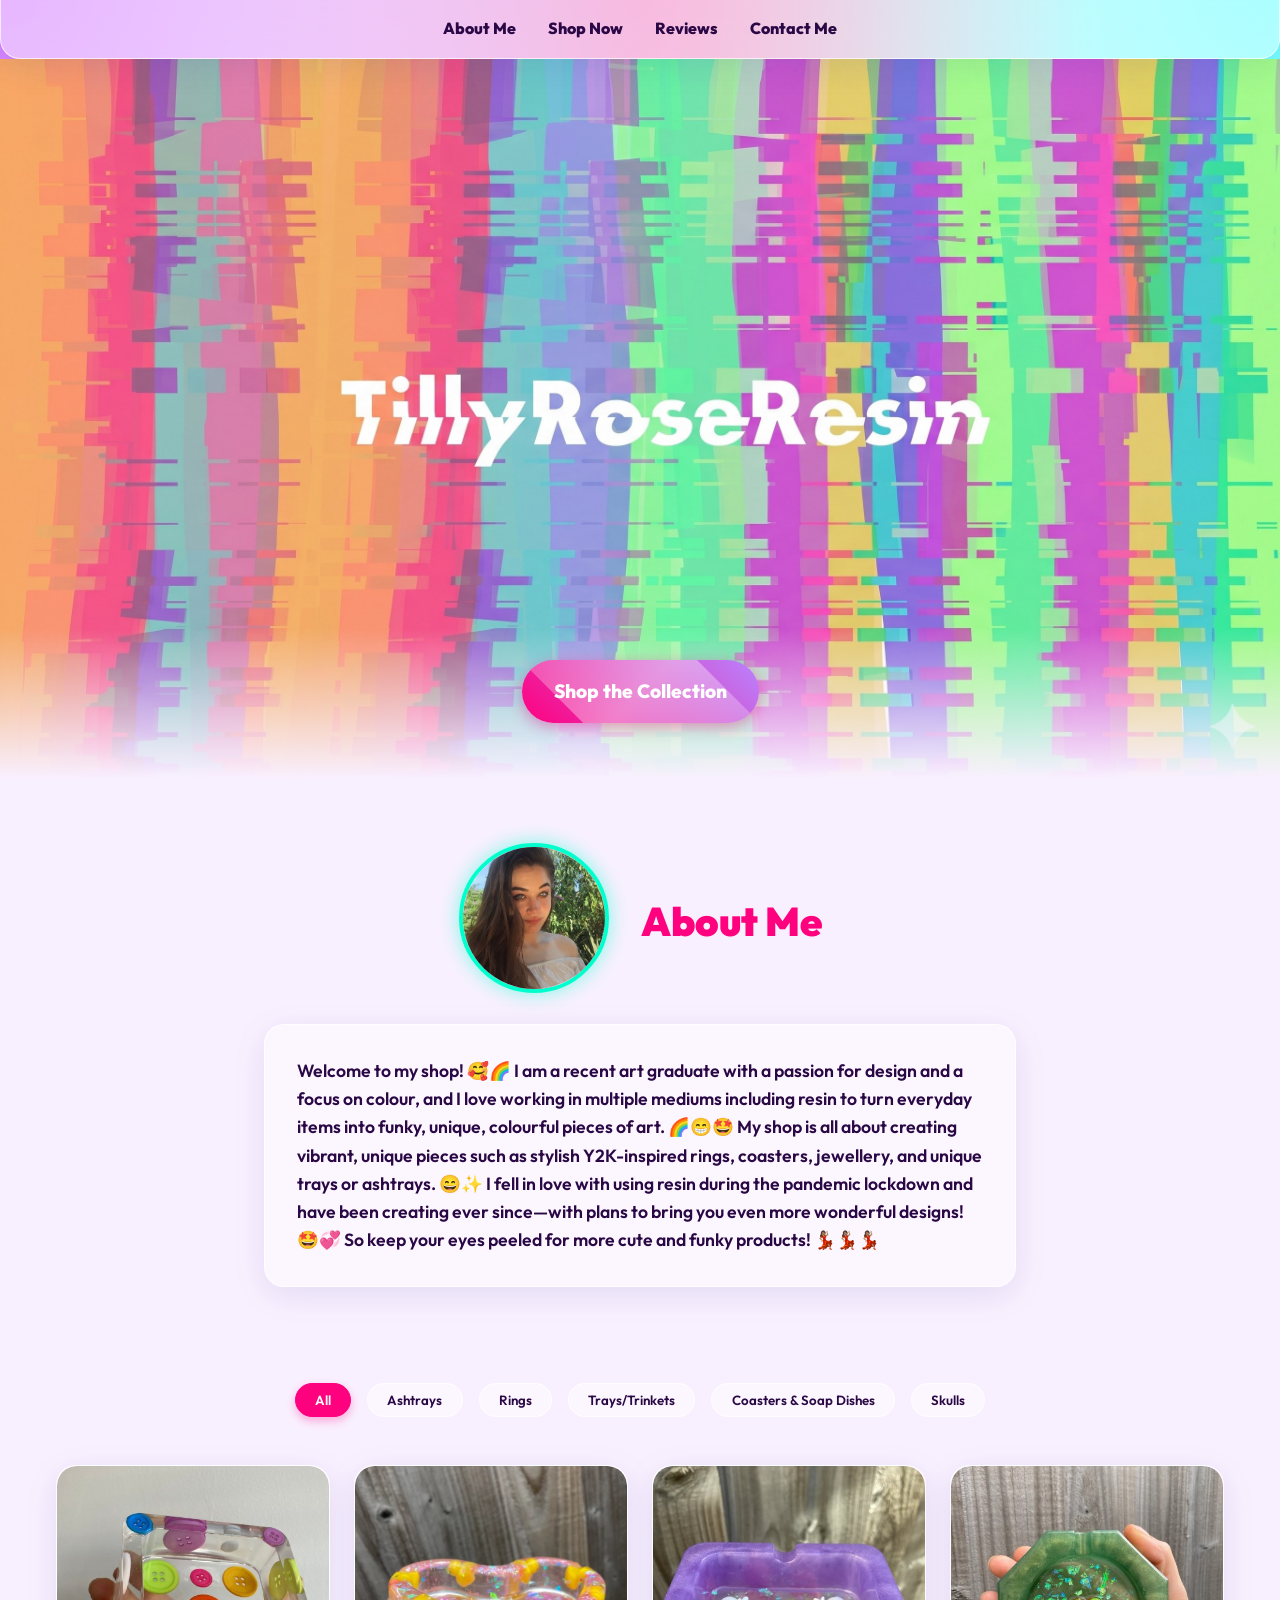
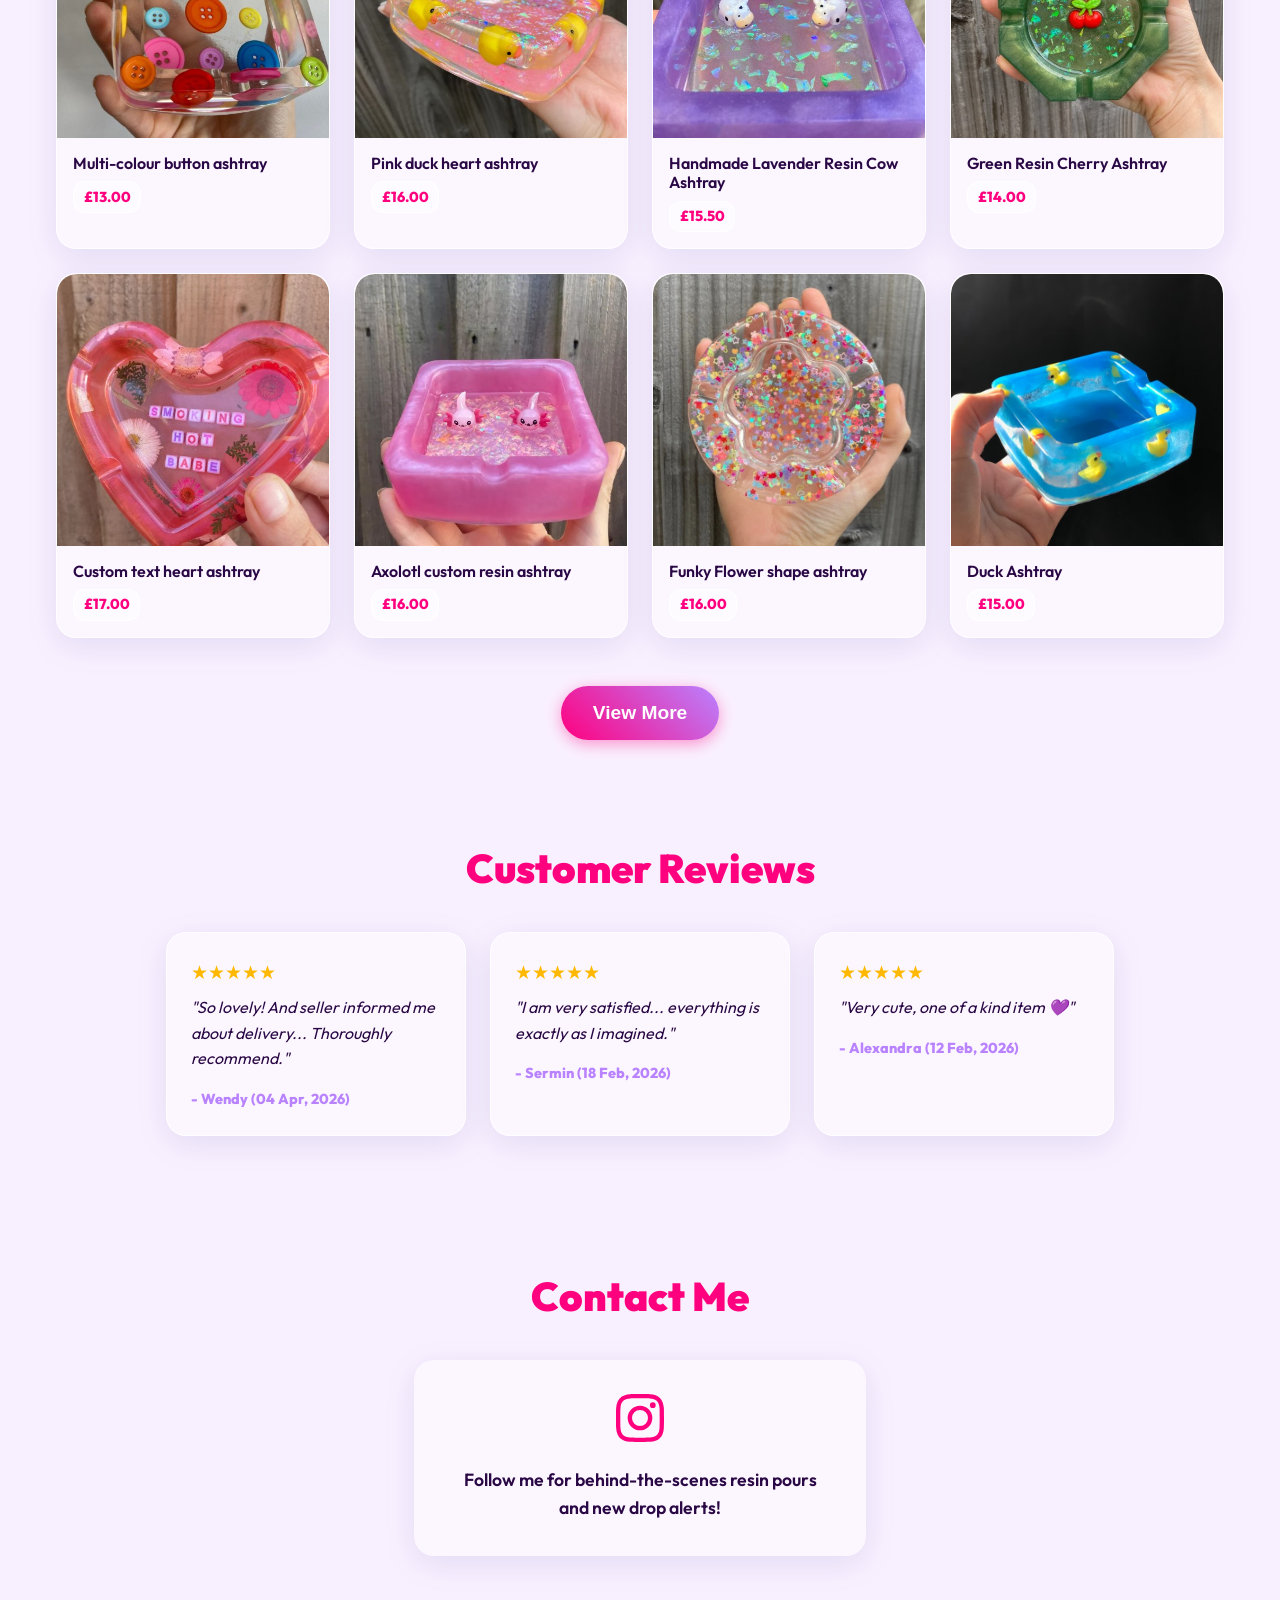
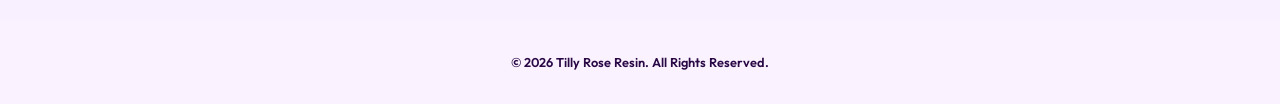
<file: index.html>
<!DOCTYPE html>
<html lang="en">
<head>
    <meta charset="UTF-8">
    <meta name="viewport" content="width=device-width, initial-scale=1.0">
    <title>Tilly Rose Resin | Shop</title>
    <link rel="preconnect" href="https://fonts.googleapis.com">
    <link rel="preconnect" href="https://fonts.gstatic.com" crossorigin>
    <link href="https://fonts.googleapis.com/css2?family=Outfit:wght@400;600;800;900&display=swap" rel="stylesheet">
    <link rel="stylesheet" href="styles.css">
</head>
<body>
    <nav class="sticky-nav glassmorphism">
        <ul>
            <li><a href="#about">About Me</a></li>
            <li><a href="#shop">Shop Now</a></li>
            <li><a href="#reviews">Reviews</a></li>
            <li><a href="#contact">Contact Me</a></li>
        </ul>
    </nav>

    <header class="hero">
        <div class="hero-content">
            <a href="#shop" class="cta-button shimmer">Shop the Collection</a>
        </div>
        <div class="hero-fade"></div>
    </header>

    <main>
        <section id="about" class="about-section">
            <div class="about-header">
                <div class="profile-container">
                    <img src="tilly.jpg" alt="Tilly" class="profile-img">
                </div>
                <h2>About Me</h2>
            </div>
            <p class="bio-text glassmorphism">
                Welcome to my shop! 🥰🌈 I am a recent art graduate with a passion for design and a focus on colour, and I love working in multiple mediums including resin to turn everyday items into funky, unique, colourful pieces of art. 🌈😁🤩 My shop is all about creating vibrant, unique pieces such as stylish Y2K-inspired rings, coasters, jewellery, and unique trays or ashtrays. 😄✨ I fell in love with using resin during the pandemic lockdown and have been creating ever since—with plans to bring you even more wonderful designs! 🤩💞 So keep your eyes peeled for more cute and funky products! 💃🏽💃🏽💃🏽
            </p>
        </section>

        <section id="shop" class="shop-section">
            <div class="category-picker">
                <button class="category-btn active" data-category="all">All</button>
                <button class="category-btn" data-category="Ashtrays">Ashtrays</button>
                <button class="category-btn" data-category="Rings">Rings</button>
                <button class="category-btn" data-category="Trays/Trinkets">Trays/Trinkets</button>
                <button class="category-btn" data-category="Coasters & Soap Dishes">Coasters & Soap Dishes</button>
                <button class="category-btn" data-category="Skulls">Skulls</button>
            </div>
            
            <div class="product-grid" id="product-grid">
                <!-- Products will be injected here via JS -->
            </div>

            <div class="view-more-container">
                <button id="view-more-btn" class="cta-button" style="display: none;">View More</button>
            </div>
        </section>

        <section id="reviews" class="reviews-section">
            <h2>Customer Reviews</h2>
            <div class="reviews-carousel">
                <div class="review-card glassmorphism">
                    <div class="stars">★★★★★</div>
                    <p class="review-text">"So lovely! And seller informed me about delivery... Thoroughly recommend."</p>
                    <p class="reviewer">- Wendy (04 Apr, 2026)</p>
                </div>
                <div class="review-card glassmorphism">
                    <div class="stars">★★★★★</div>
                    <p class="review-text">"I am very satisfied... everything is exactly as I imagined."</p>
                    <p class="reviewer">- Sermin (18 Feb, 2026)</p>
                </div>
                <div class="review-card glassmorphism">
                    <div class="stars">★★★★★</div>
                    <p class="review-text">"Very cute, one of a kind item 💜"</p>
                    <p class="reviewer">- Alexandra (12 Feb, 2026)</p>
                </div>
            </div>
        </section>

        <section id="contact" class="contact-section">
            <h2>Contact Me</h2>
            <a href="https://www.instagram.com/tillyroseresin/" target="_blank" class="instagram-card glitch-hover glassmorphism">
                <div class="ig-content">
                    <svg class="ig-icon" viewBox="0 0 24 24" fill="currentColor">
                        <path d="M12 2.163c3.204 0 3.584.012 4.85.07 3.252.148 4.771 1.691 4.919 4.919.058 1.265.069 1.645.069 4.849 0 3.205-.012 3.584-.069 4.849-.149 3.225-1.664 4.771-4.919 4.919-1.266.058-1.644.07-4.85.07-3.204 0-3.584-.012-4.849-.07-3.26-.149-4.771-1.699-4.919-4.92-.058-1.265-.07-1.644-.07-4.849 0-3.204.013-3.583.07-4.849.149-3.227 1.664-4.771 4.919-4.919 1.266-.057 1.645-.069 4.849-.069zM12 0C8.741 0 8.333.014 7.053.072 2.695.272.273 2.69.073 7.052.014 8.333 0 8.741 0 12c0 3.259.014 3.668.072 4.948.2 4.358 2.618 6.78 6.98 6.98C8.333 23.986 8.741 24 12 24c3.259 0 3.668-.014 4.948-.072 4.354-.2 6.782-2.618 6.979-6.98.059-1.28.073-1.689.073-4.948 0-3.259-.014-3.667-.072-4.947-.196-4.354-2.617-6.78-6.979-6.98C15.668.014 15.259 0 12 0zm0 5.838a6.162 6.162 0 100 12.324 6.162 6.162 0 000-12.324zM12 16a4 4 0 110-8 4 4 0 010 8zm6.406-11.845a1.44 1.44 0 100 2.881 1.44 1.44 0 000-2.881z"/>
                    </svg>
                    <span>Follow me for behind-the-scenes resin pours and new drop alerts!</span>
                </div>
            </a>
        </section>
    </main>

    <footer>
        <p>&copy; 2026 Tilly Rose Resin. All Rights Reserved.</p>
    </footer>

    <script src="script.js"></script>
</body>
</html>
</file>
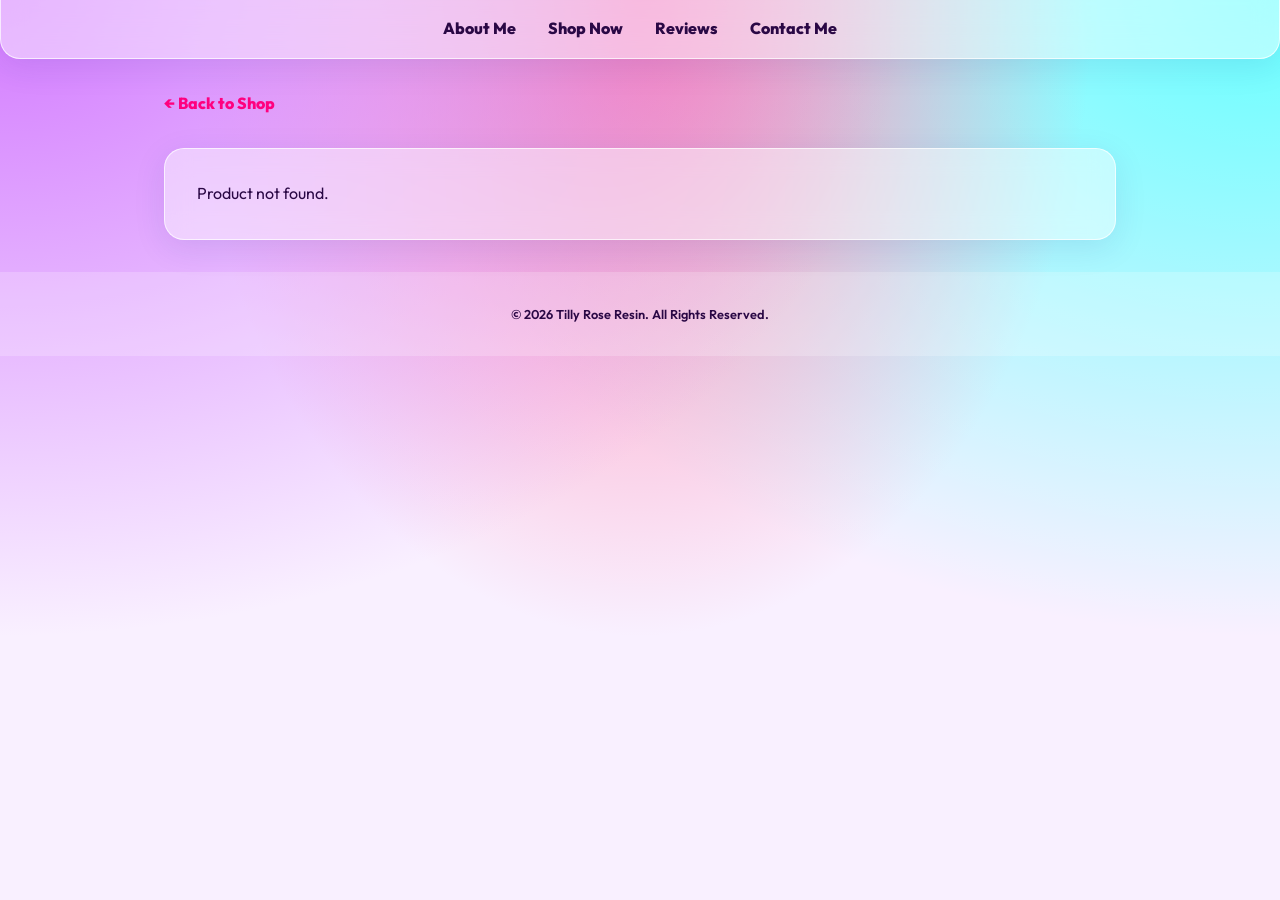
<file: product.html>
<!DOCTYPE html>
<html lang="en">
<head>
    <meta charset="UTF-8">
    <meta name="viewport" content="width=device-width, initial-scale=1.0">
    <title>Product | Tilly Rose Resin</title>
    <link rel="preconnect" href="https://fonts.googleapis.com">
    <link rel="preconnect" href="https://fonts.gstatic.com" crossorigin>
    <link href="https://fonts.googleapis.com/css2?family=Outfit:wght@400;600;800;900&display=swap" rel="stylesheet">
    <link rel="stylesheet" href="styles.css">
</head>
<body>
    <nav class="sticky-nav glassmorphism">
        <ul>
            <li><a href="index.html#about">About Me</a></li>
            <li><a href="index.html#shop">Shop Now</a></li>
            <li><a href="index.html#reviews">Reviews</a></li>
            <li><a href="index.html#contact">Contact Me</a></li>
        </ul>
    </nav>

    <main class="product-page">
        <a href="index.html#shop" class="back-link">&larr; Back to Shop</a>
        <div id="product-detail" class="product-detail-container glassmorphism">
            <!-- Details injected via JS -->
            <p>Loading product...</p>
        </div>
    </main>

    <footer>
        <p>&copy; 2026 Tilly Rose Resin. All Rights Reserved.</p>
    </footer>

    <script src="script.js"></script>
</body>
</html>
</file>
<file: styles.css>
:root {
    --primary: #ff007f;
    --secondary: #00ffcc;
    --tertiary: #b983ff;
    --bg: #f9f0ff;
    --text: #2a0845;
    --glass-bg: rgba(255, 255, 255, 0.45);
    --glass-border: rgba(255, 255, 255, 0.7);
    --font-main: 'Outfit', sans-serif;
}

* {
    box-sizing: border-box;
    margin: 0;
    padding: 0;
}

html {
    scroll-behavior: smooth;
}

body {
    font-family: var(--font-main);
    background-color: var(--bg);
    background-image: 
        radial-gradient(at 0% 0%, hsla(280,100%,74%,1) 0, transparent 50%), 
        radial-gradient(at 50% 0%, hsla(340,100%,76%,1) 0, transparent 50%), 
        radial-gradient(at 100% 0%, hsla(180,100%,70%,1) 0, transparent 50%);
    background-attachment: fixed;
    color: var(--text);
    line-height: 1.6;
    overflow-x: hidden;
}

/* Glassmorphism utility */
.glassmorphism {
    background: var(--glass-bg);
    backdrop-filter: blur(12px);
    -webkit-backdrop-filter: blur(12px);
    border: 1px solid var(--glass-border);
    box-shadow: 0 8px 32px 0 rgba(31, 38, 135, 0.1);
}

/* Sticky Nav */
.sticky-nav {
    position: sticky;
    top: 0;
    z-index: 100;
    padding: 1rem;
    border-radius: 0 0 20px 20px;
    border-top: none;
}

.sticky-nav ul {
    list-style: none;
    display: flex;
    justify-content: center;
    gap: 2rem;
    flex-wrap: wrap;
}

.sticky-nav a {
    text-decoration: none;
    color: var(--text);
    font-weight: 800;
    transition: color 0.3s;
}

.sticky-nav a:hover {
    color: var(--primary);
}

/* Hero Section */
.hero {
    height: 80vh;
    min-height: 500px;
    background: url('hero.jpg') center/cover no-repeat;
    position: relative;
    display: flex;
    flex-direction: column;
    justify-content: flex-end;
    align-items: center;
    z-index: 1;
}

.hero-fade {
    position: absolute;
    bottom: 0;
    left: 0;
    width: 100%;
    height: 150px;
    background: linear-gradient(to bottom, transparent, var(--bg));
    z-index: 2;
}

.hero-content {
    position: relative;
    z-index: 3;
    padding-bottom: 3rem; /* Push CTA up slightly from bottom */
}

/* CTA Button */
.cta-button {
    display: inline-block;
    padding: 1rem 2rem;
    font-size: 1.2rem;
    font-weight: 800;
    color: #fff;
    background: linear-gradient(45deg, var(--primary), var(--tertiary));
    border-radius: 50px;
    border: none;
    text-decoration: none;
    box-shadow: 0 4px 15px rgba(255, 0, 127, 0.4);
    cursor: pointer;
    transition: transform 0.2s, box-shadow 0.2s;
    position: relative;
    overflow: hidden;
}

.shimmer::after {
    content: '';
    position: absolute;
    top: -50%;
    left: -50%;
    width: 200%;
    height: 200%;
    background: linear-gradient(to right, transparent, rgba(255,255,255,0.4), transparent);
    transform: rotate(45deg);
    animation: shimmer 3s infinite linear;
}

@keyframes shimmer {
    0% { transform: translateX(-100%) rotate(45deg); }
    100% { transform: translateX(100%) rotate(45deg); }
}

/* About Section */
.about-section {
    padding: 4rem 1.5rem;
    text-align: center;
    max-width: 800px;
    margin: 0 auto;
}

.about-header {
    display: flex;
    align-items: center;
    justify-content: center;
    gap: 2rem;
    margin-bottom: 1.5rem;
    flex-wrap: wrap;
}

.about-header h2 {
    font-size: 2.5rem;
    color: var(--primary);
    font-weight: 900;
}

.profile-img {
    width: 150px;
    height: 150px;
    border-radius: 50%;
    object-fit: cover;
    border: 4px solid var(--secondary);
    box-shadow: 0 0 20px rgba(0, 255, 204, 0.5);
}

.bio-text {
    padding: 2rem;
    border-radius: 20px;
    font-weight: 600;
    font-size: 1.1rem;
    text-align: left;
}

/* Shop Section */
.shop-section {
    padding: 2rem 1rem;
    max-width: 1200px;
    margin: 0 auto;
}

.category-picker {
    display: flex;
    justify-content: center;
    flex-wrap: wrap;
    gap: 1rem;
    padding-bottom: 1rem;
    margin-bottom: 2rem;
}

.category-btn {
    padding: 0.5rem 1.2rem;
    border: none;
    background: var(--glass-bg);
    backdrop-filter: blur(5px);
    border: 1px solid var(--glass-border);
    border-radius: 30px;
    font-family: var(--font-main);
    font-weight: 600;
    color: var(--text);
    cursor: pointer;
    transition: all 0.3s ease;
}

.category-btn.active, .category-btn:hover {
    background: var(--primary);
    color: white;
    border-color: var(--primary);
    box-shadow: 0 4px 10px rgba(255, 0, 127, 0.3);
}

/* Product Grid (Desktop 4-col) */
.product-grid {
    display: grid;
    grid-template-columns: repeat(auto-fill, minmax(250px, 1fr));
    gap: 1.5rem;
}

/* Enforce 4 columns on larger screens specifically */
@media (min-width: 1100px) {
    .product-grid {
        grid-template-columns: repeat(4, 1fr);
    }
}

.product-card {
    display: flex;
    flex-direction: column;
    overflow: hidden;
    position: relative;
    padding-bottom: 1rem;
    text-decoration: none;
    color: inherit;
    border-radius: 20px;
    animation: fadeIn 0.4s ease-out forwards;
    transition: transform 0.2s;
}

.product-card:hover {
    transform: translateY(-5px);
}

@keyframes fadeIn {
    from { opacity: 0; transform: translateY(10px); }
    to { opacity: 1; transform: translateY(0); }
}

.product-image {
    width: 100%;
    aspect-ratio: 1 / 1;
    object-fit: cover;
    border-radius: 20px 20px 0 0;
    margin-bottom: 1rem;
}

.product-info {
    padding: 0 1rem;
}

.product-title {
    font-size: 1rem;
    font-weight: 600;
    line-height: 1.2;
    margin-bottom: 0.5rem;
}

.product-price {
    display: inline-block;
    padding: 0.2rem 0.6rem;
    background: var(--glass-bg);
    border: 1px solid rgba(255,255,255,0.8);
    border-radius: 12px;
    font-weight: 800;
    color: var(--primary);
    font-size: 0.9rem;
}

.view-more-container {
    text-align: center;
    margin-top: 3rem;
}

/* Reviews Section */
.reviews-section {
    padding: 4rem 0;
    text-align: center;
}

.reviews-section h2, .contact-section h2 {
    margin-bottom: 2rem;
    font-weight: 900;
    color: var(--primary);
    font-size: 2.5rem;
}

.reviews-carousel {
    display: flex;
    justify-content: center;
    flex-wrap: wrap;
    gap: 1.5rem;
    padding: 0 1.5rem 2rem 1.5rem;
}

.review-card {
    flex: 0 1 300px;
    padding: 1.5rem;
    text-align: left;
    border-radius: 20px;
}

.stars {
    color: #ffb800;
    font-size: 1.2rem;
    margin-bottom: 0.5rem;
}

.review-text {
    font-style: italic;
    margin-bottom: 1rem;
}

.reviewer {
    font-weight: 800;
    font-size: 0.9rem;
    color: var(--tertiary);
}

/* Contact Section */
.contact-section {
    padding: 2rem 1.5rem 4rem;
    text-align: center;
    max-width: 500px;
    margin: 0 auto;
}

.instagram-card {
    display: block;
    text-decoration: none;
    color: var(--text);
    padding: 2rem;
    transition: transform 0.2s;
    border: 2px solid transparent;
    border-radius: 20px;
}

.glitch-hover:hover {
    transform: scale(1.02);
    border-color: var(--secondary);
    box-shadow: 
        4px 4px 0 var(--secondary),
        -4px -4px 0 var(--primary);
}

.ig-icon {
    width: 48px;
    height: 48px;
    color: var(--primary);
    margin-bottom: 1rem;
}

.ig-content span {
    display: block;
    font-weight: 600;
    font-size: 1.1rem;
}

/* Product Detail Page */
.product-page {
    max-width: 1000px;
    margin: 2rem auto;
    padding: 0 1.5rem;
}

.back-link {
    display: inline-block;
    margin-bottom: 2rem;
    text-decoration: none;
    color: var(--primary);
    font-weight: 800;
}

.product-detail-container {
    display: flex;
    flex-wrap: wrap;
    gap: 3rem;
    padding: 2rem;
    border-radius: 20px;
}

.product-detail-img {
    flex: 1 1 400px;
    width: 100%;
    aspect-ratio: 1/1;
    object-fit: cover;
    border-radius: 20px;
}

.product-detail-info {
    flex: 1 1 400px;
    display: flex;
    flex-direction: column;
    justify-content: center;
}

.product-detail-info h1 {
    font-size: 2.5rem;
    color: var(--primary);
    margin-bottom: 1rem;
    line-height: 1.1;
}

.product-detail-price {
    font-size: 1.5rem;
    font-weight: 900;
    color: var(--tertiary);
    margin-bottom: 2rem;
}

.product-detail-desc {
    margin-bottom: 1.5rem;
    font-size: 1.1rem;
}

.shipping-info {
    font-size: 0.9rem;
    color: var(--text);
    margin-bottom: 2rem;
    background: rgba(255,255,255,0.5);
    padding: 1rem;
    border-radius: 10px;
}

/* Footer */
footer {
    text-align: center;
    padding: 2rem;
    background: rgba(255,255,255,0.2);
    font-weight: 600;
    font-size: 0.8rem;
}
</file>
